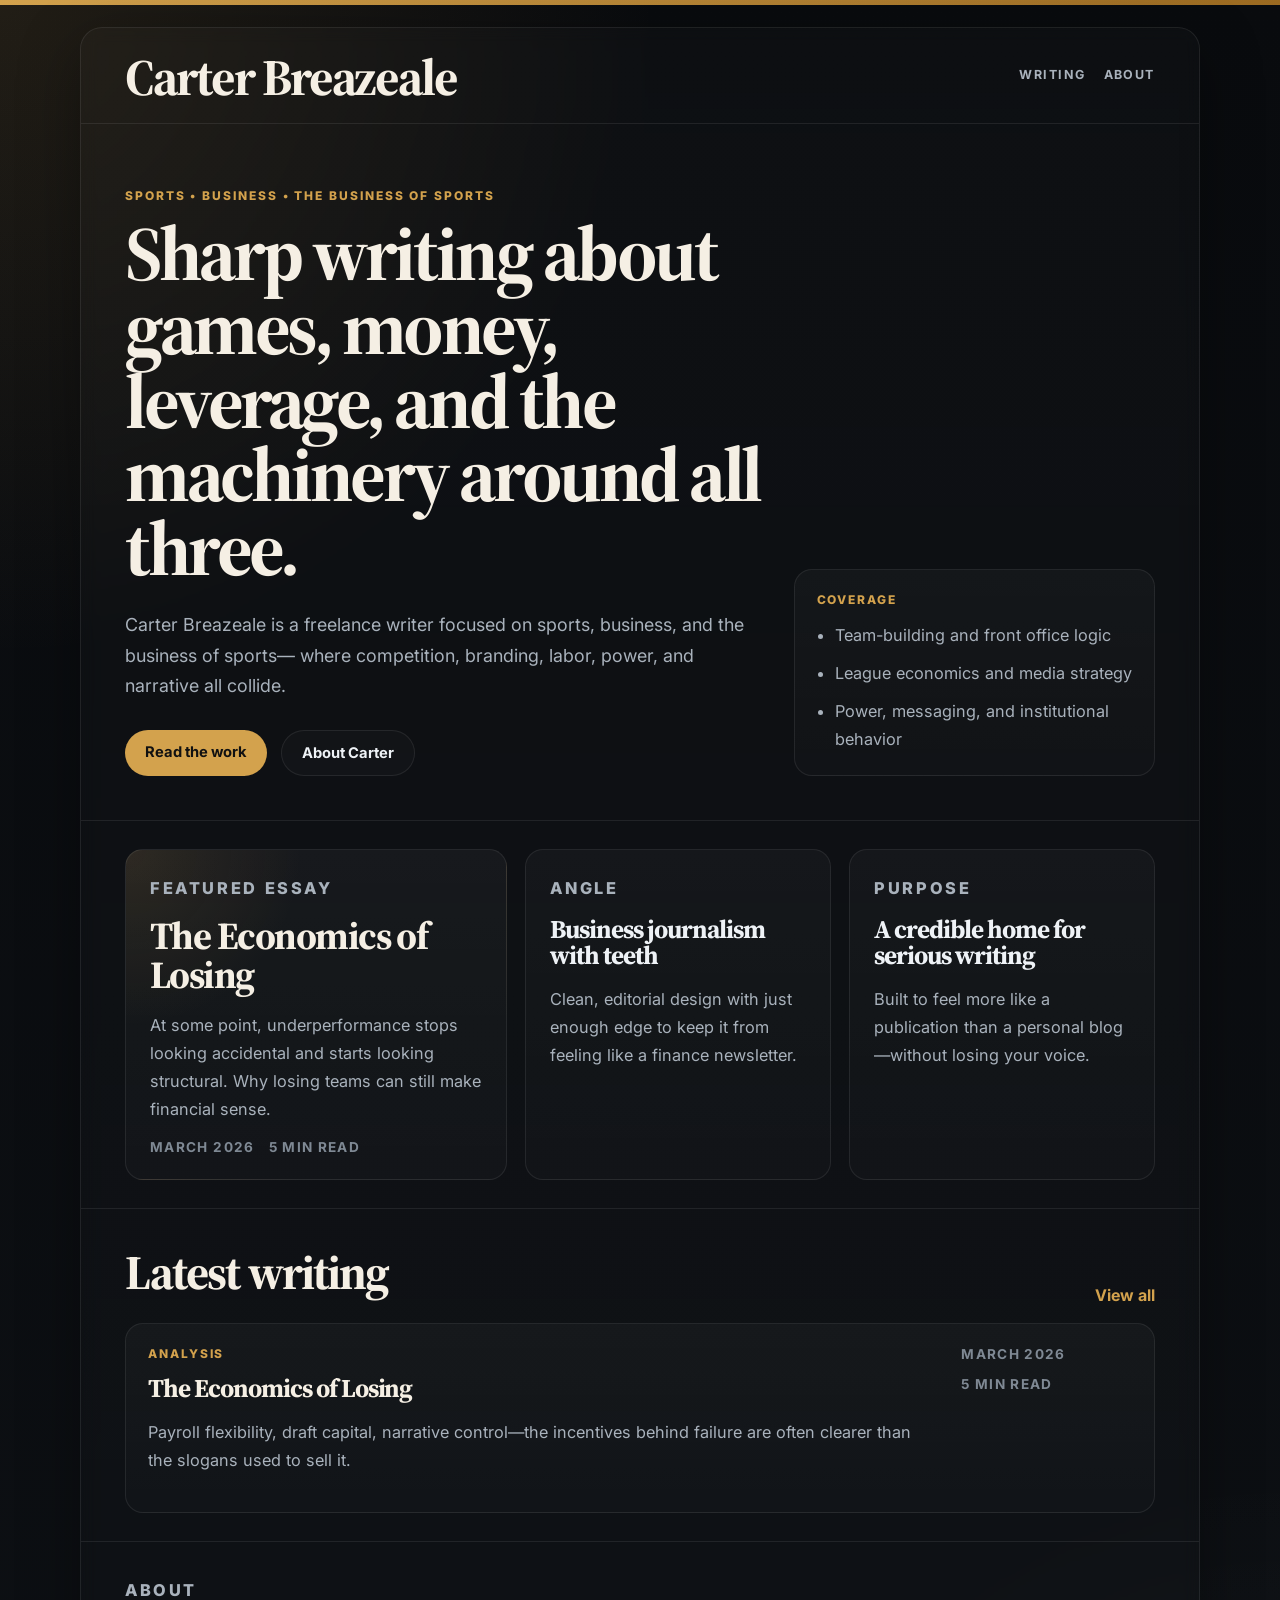
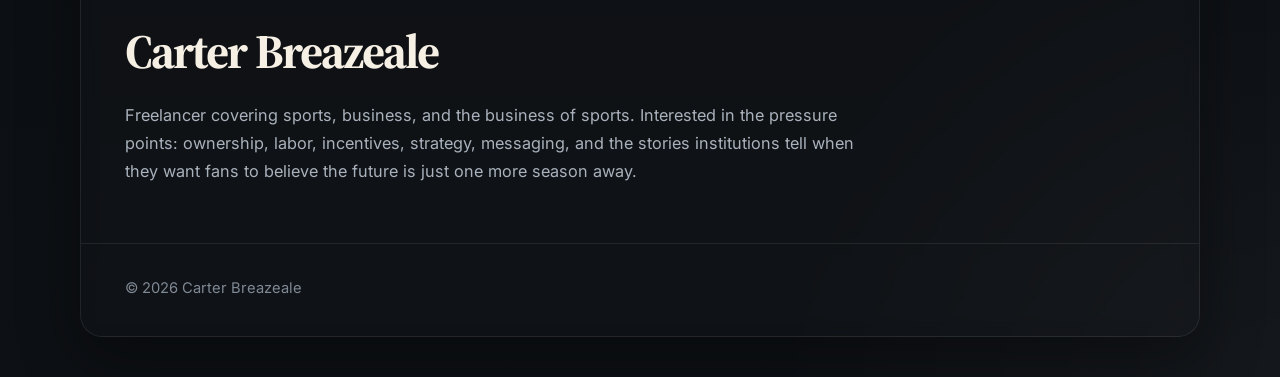
<file: index.html>
<!DOCTYPE html>
<html lang="en">
<head>
  <meta charset="UTF-8" />
  <meta name="viewport" content="width=device-width, initial-scale=1.0" />
  <title>Carter Breazeale</title>
  <meta name="description" content="Freelancer covering sports, business, and the business of sports." />
  <link rel="preconnect" href="https://fonts.googleapis.com">
  <link rel="preconnect" href="https://fonts.gstatic.com" crossorigin>
  <link href="https://fonts.googleapis.com/css2?family=Inter:wght@400;500;600;700;800&family=Source+Serif+4:opsz,wght@8..60,400;8..60,600;8..60,700&display=swap" rel="stylesheet">
  <link rel="stylesheet" href="style.css" />
</head>
<body>
  <div class="top-line"></div>
  <div class="site-shell">
    <header class="site-header">
      <a class="wordmark" href="index.html">Carter Breazeale</a>
      <nav class="nav">
        <a href="writing.html">Writing</a>
        <a href="#about">About</a>
      </nav>
    </header>

    <main>
      <section class="hero">
        <div class="hero-copy-wrap">
          <p class="eyebrow">SPORTS • BUSINESS • THE BUSINESS OF SPORTS</p>
          <h1>Sharp writing about games, money, leverage, and the machinery around all three.</h1>
          <p class="hero-copy">
            Carter Breazeale is a freelance writer focused on sports, business, and the business of sports—
            where competition, branding, labor, power, and narrative all collide.
          </p>
          <div class="hero-actions">
            <a class="button button-solid" href="writing.html">Read the work</a>
            <a class="button button-ghost" href="#about">About Carter</a>
          </div>
        </div>

        <aside class="hero-note">
          <p class="card-label">Coverage</p>
          <ul class="clean-list">
            <li>Team-building and front office logic</li>
            <li>League economics and media strategy</li>
            <li>Power, messaging, and institutional behavior</li>
          </ul>
        </aside>
      </section>

      <section class="feature-grid">
        <article class="feature-card feature-card-main">
          <p class="card-label">Featured essay</p>
          <a class="feature-link" href="posts/first-post.html">
            <h2>The Economics of Losing</h2>
          </a>
          <p class="feature-dek">
            At some point, underperformance stops looking accidental and starts looking structural.
            Why losing teams can still make financial sense.
          </p>
          <div class="meta-row">
            <span>March 2026</span>
            <span>5 min read</span>
          </div>
        </article>

        <article class="feature-card">
          <p class="card-label">Angle</p>
          <h3>Business journalism with teeth</h3>
          <p>
            Clean, editorial design with just enough edge to keep it from feeling like a finance newsletter.
          </p>
        </article>

        <article class="feature-card">
          <p class="card-label">Purpose</p>
          <h3>A credible home for serious writing</h3>
          <p>
            Built to feel more like a publication than a personal blog—without losing your voice.
          </p>
        </article>
      </section>

      <section class="latest-section">
        <div class="section-heading">
          <h2>Latest writing</h2>
          <a class="section-link" href="writing.html">View all</a>
        </div>

        <article class="list-card">
          <div>
            <p class="card-label">Analysis</p>
            <a class="feature-link" href="posts/first-post.html">
              <h3>The Economics of Losing</h3>
            </a>
            <p class="list-dek">
              Payroll flexibility, draft capital, narrative control—the incentives behind failure are often clearer than the slogans used to sell it.
            </p>
          </div>
          <div class="list-meta">
            <span>March 2026</span>
            <span>5 min read</span>
          </div>
        </article>
      </section>

      <section id="about" class="about-section">
        <p class="eyebrow">ABOUT</p>
        <h2>Carter Breazeale</h2>
        <p>
          Freelancer covering sports, business, and the business of sports. Interested in the pressure points:
          ownership, labor, incentives, strategy, messaging, and the stories institutions tell when they want fans
          to believe the future is just one more season away.
        </p>
      </section>
    </main>

    <footer class="site-footer">
      <p>© 2026 Carter Breazeale</p>
    </footer>
  </div>
</body>
</html>
</file>
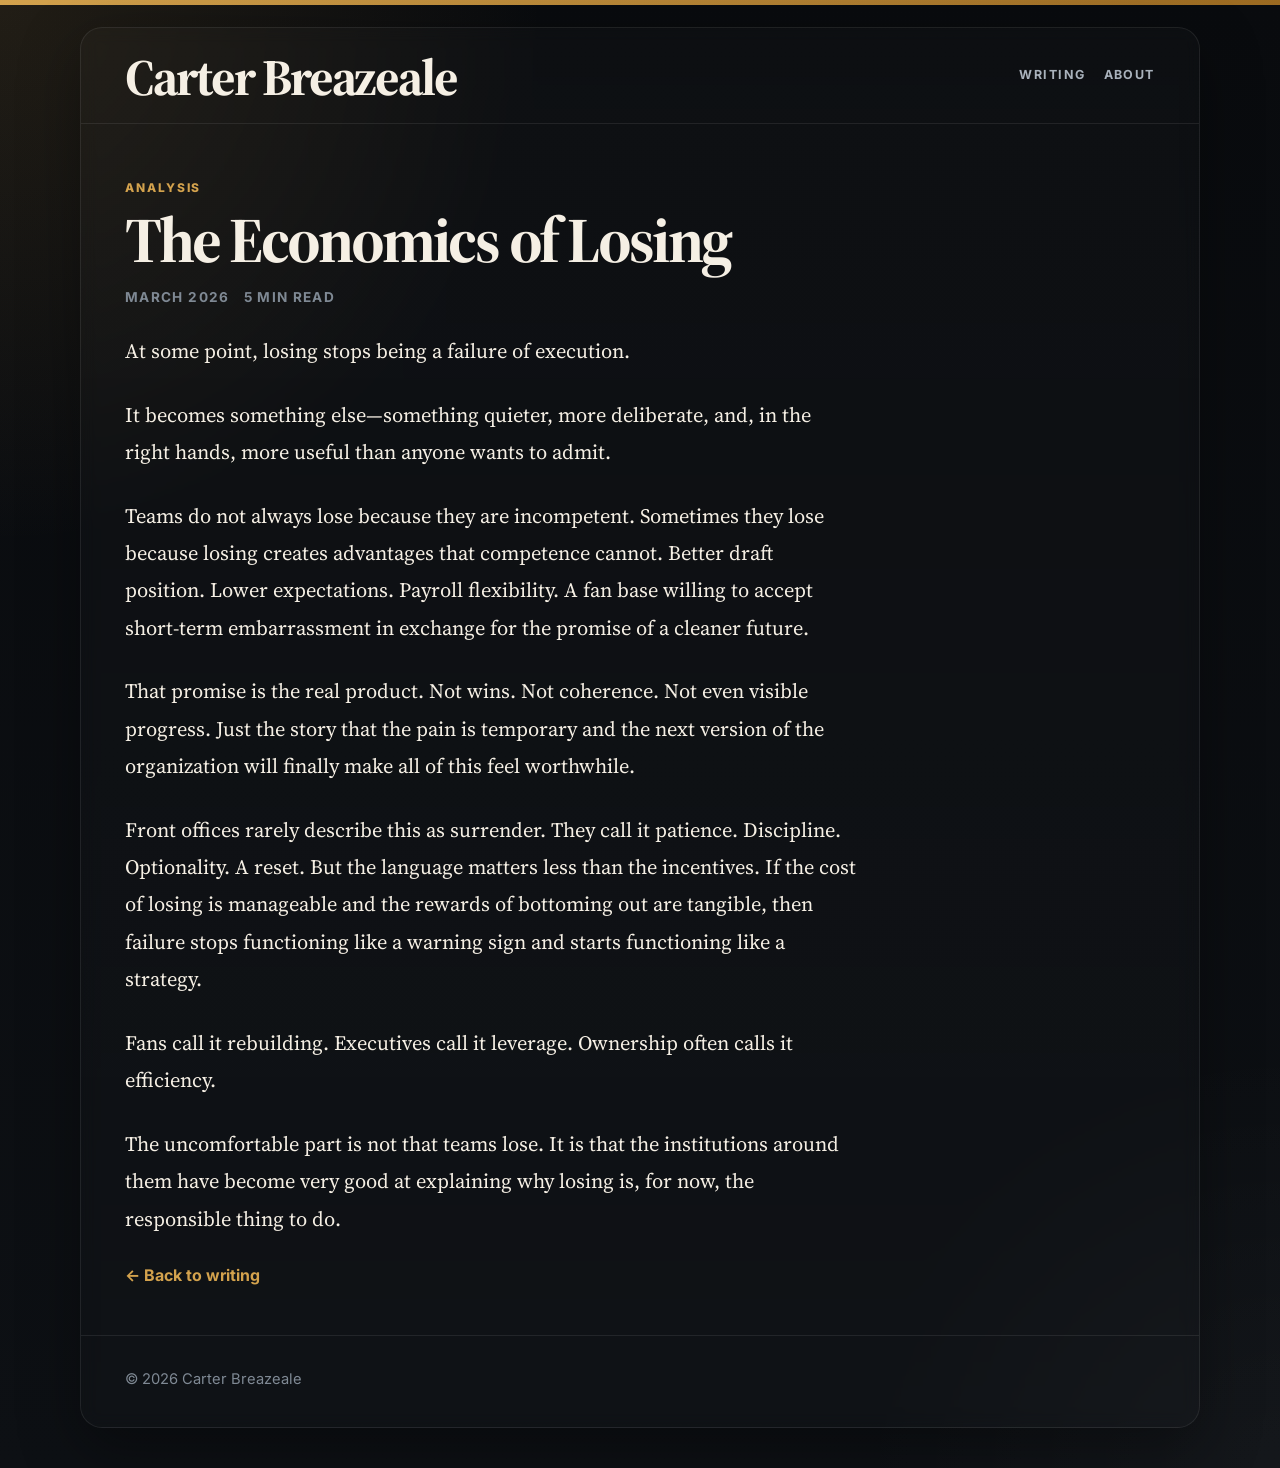
<file: first-post.html>
<!DOCTYPE html>
<html lang="en">
<head>
  <meta charset="UTF-8" />
  <meta name="viewport" content="width=device-width, initial-scale=1.0" />
  <title>The Economics of Losing — Carter Breazeale</title>
  <meta name="description" content="An essay by Carter Breazeale." />
  <link rel="preconnect" href="https://fonts.googleapis.com">
  <link rel="preconnect" href="https://fonts.gstatic.com" crossorigin>
  <link href="https://fonts.googleapis.com/css2?family=Inter:wght@400;500;600;700;800&family=Source+Serif+4:opsz,wght@8..60,400;8..60,600;8..60,700&display=swap" rel="stylesheet">
  <link rel="stylesheet" href="../style.css" />
</head>
<body>
  <div class="top-line"></div>
  <div class="site-shell">
    <header class="site-header">
      <a class="wordmark" href="../index.html">Carter Breazeale</a>
      <nav class="nav">
        <a href="../writing.html">Writing</a>
        <a href="../index.html#about">About</a>
      </nav>
    </header>

    <main class="article-page">
      <p class="eyebrow">ANALYSIS</p>
      <h1 class="article-title">The Economics of Losing</h1>

      <div class="meta-row article-meta">
        <span>March 2026</span>
        <span>5 min read</span>
      </div>

      <article class="article-body">
        <p>At some point, losing stops being a failure of execution.</p>

        <p>It becomes something else—something quieter, more deliberate, and, in the right hands, more useful than anyone wants to admit.</p>

        <p>Teams do not always lose because they are incompetent. Sometimes they lose because losing creates advantages that competence cannot. Better draft position. Lower expectations. Payroll flexibility. A fan base willing to accept short-term embarrassment in exchange for the promise of a cleaner future.</p>

        <p>That promise is the real product. Not wins. Not coherence. Not even visible progress. Just the story that the pain is temporary and the next version of the organization will finally make all of this feel worthwhile.</p>

        <p>Front offices rarely describe this as surrender. They call it patience. Discipline. Optionality. A reset. But the language matters less than the incentives. If the cost of losing is manageable and the rewards of bottoming out are tangible, then failure stops functioning like a warning sign and starts functioning like a strategy.</p>

        <p>Fans call it rebuilding. Executives call it leverage. Ownership often calls it efficiency.</p>

        <p>The uncomfortable part is not that teams lose. It is that the institutions around them have become very good at explaining why losing is, for now, the responsible thing to do.</p>
      </article>

      <div class="back-link-wrap">
        <a class="section-link" href="../writing.html">← Back to writing</a>
      </div>
    </main>

    <footer class="site-footer">
      <p>© 2026 Carter Breazeale</p>
    </footer>
  </div>
</body>
</html>
</file>
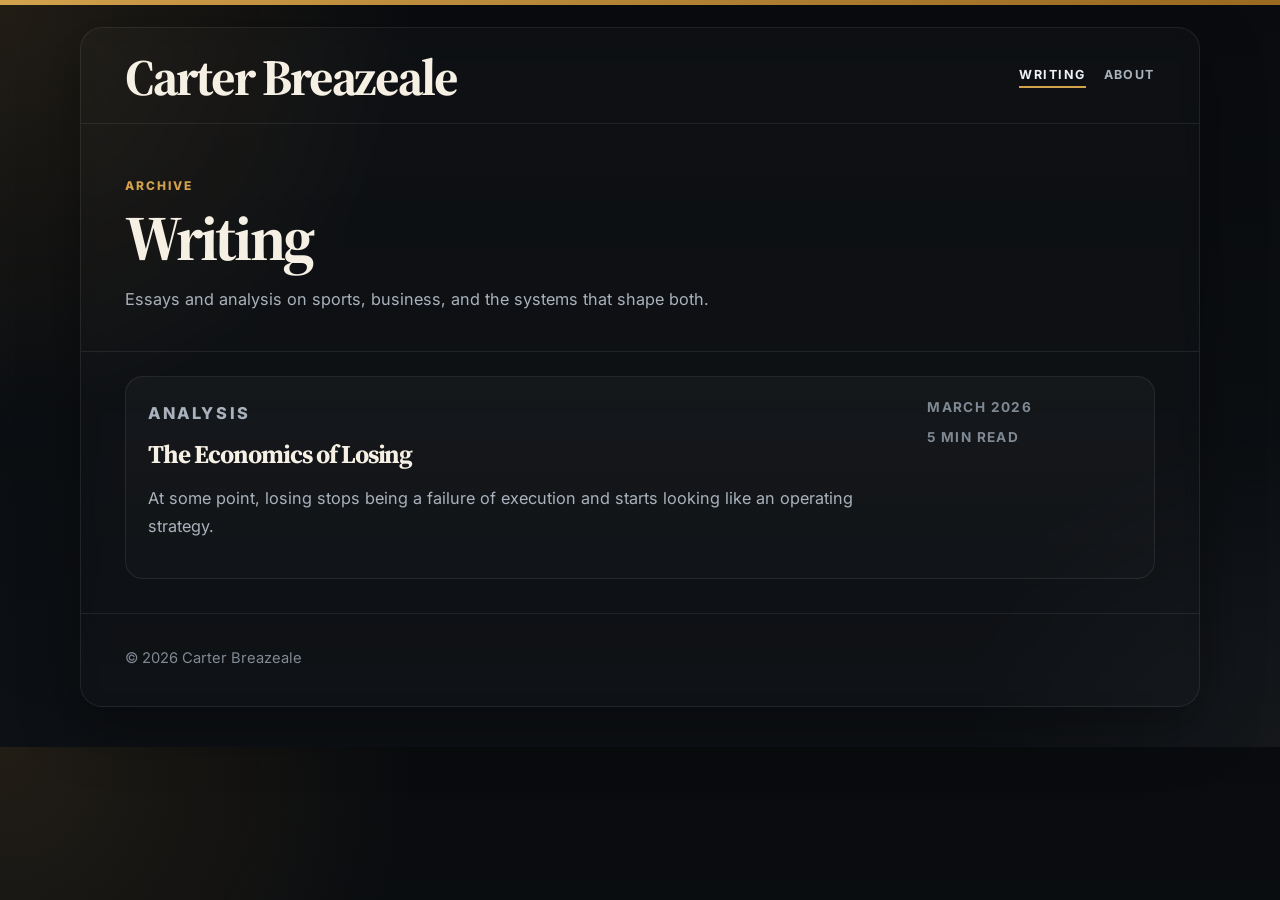
<file: writing.html>
<!DOCTYPE html>
<html lang="en">
<head>
  <meta charset="UTF-8" />
  <meta name="viewport" content="width=device-width, initial-scale=1.0" />
  <title>Writing — Carter Breazeale</title>
  <meta name="description" content="Writing by Carter Breazeale." />
  <link rel="preconnect" href="https://fonts.googleapis.com">
  <link rel="preconnect" href="https://fonts.gstatic.com" crossorigin>
  <link href="https://fonts.googleapis.com/css2?family=Inter:wght@400;500;600;700;800&family=Source+Serif+4:opsz,wght@8..60,400;8..60,600;8..60,700&display=swap" rel="stylesheet">
  <link rel="stylesheet" href="style.css" />
</head>
<body>
  <div class="top-line"></div>
  <div class="site-shell">
    <header class="site-header">
      <a class="wordmark" href="index.html">Carter Breazeale</a>
      <nav class="nav">
        <a href="writing.html" aria-current="page">Writing</a>
        <a href="index.html#about">About</a>
      </nav>
    </header>

    <main>
      <section class="page-intro">
        <p class="eyebrow">ARCHIVE</p>
        <h1>Writing</h1>
        <p class="page-copy">
          Essays and analysis on sports, business, and the systems that shape both.
        </p>
      </section>

      <section class="archive-list">
        <article class="archive-item">
          <div class="archive-main">
            <p class="card-label">Analysis</p>
            <a class="feature-link" href="posts/first-post.html">
              <h2>The Economics of Losing</h2>
            </a>
            <p>
              At some point, losing stops being a failure of execution and starts looking like an operating strategy.
            </p>
          </div>
          <div class="archive-meta">
            <span>March 2026</span>
            <span>5 min read</span>
          </div>
        </article>
      </section>
    </main>

    <footer class="site-footer">
      <p>© 2026 Carter Breazeale</p>
    </footer>
  </div>
</body>
</html>
</file>
<file: style.css>
:root {
  --bg: #0b0e12;
  --panel: #12171d;
  --panel-2: #171d25;
  --border: rgba(255,255,255,0.08);
  --text: #eef2f6;
  --muted: #a9b2bc;
  --soft: #7f8994;
  --accent: #d3a24d;
  --accent-2: #f5efe4;
  --max: 1120px;
  --radius: 18px;
  --shadow: 0 20px 60px rgba(0,0,0,0.35);
}

* { box-sizing: border-box; }

html { scroll-behavior: smooth; }

body {
  margin: 0;
  color: var(--text);
  font-family: "Inter", system-ui, -apple-system, BlinkMacSystemFont, "Segoe UI", sans-serif;
  background:
    radial-gradient(circle at top left, rgba(211,162,77,0.12), transparent 28%),
    radial-gradient(circle at bottom right, rgba(255,255,255,0.03), transparent 22%),
    linear-gradient(180deg, #090b0e 0%, #0d1014 100%);
}

.top-line {
  height: 5px;
  background: linear-gradient(90deg, #d3a24d 0%, #9b6a21 100%);
}

.site-shell {
  width: min(var(--max), calc(100% - 32px));
  margin: 22px auto 40px;
  background: linear-gradient(180deg, rgba(255,255,255,0.02), rgba(255,255,255,0.01));
  border: 1px solid var(--border);
  border-radius: 22px;
  box-shadow: var(--shadow);
  overflow: hidden;
  backdrop-filter: blur(8px);
}

.site-header,
.hero,
.feature-grid,
.latest-section,
.about-section,
.page-intro,
.archive-list,
.article-page,
.site-footer {
  padding-left: clamp(20px, 4vw, 44px);
  padding-right: clamp(20px, 4vw, 44px);
}

.site-header {
  display: flex;
  justify-content: space-between;
  align-items: center;
  gap: 18px;
  padding-top: 24px;
  padding-bottom: 20px;
  border-bottom: 1px solid var(--border);
}

.wordmark {
  color: var(--accent-2);
  text-decoration: none;
  font-family: "Source Serif 4", Georgia, serif;
  font-size: clamp(2rem, 4vw, 3.4rem);
  line-height: 1;
  font-weight: 700;
  letter-spacing: -0.04em;
}

.nav {
  display: flex;
  flex-wrap: wrap;
  gap: 18px;
}

.nav a {
  color: var(--muted);
  text-decoration: none;
  text-transform: uppercase;
  letter-spacing: 0.12em;
  font-size: 0.78rem;
  font-weight: 700;
  padding-bottom: 4px;
  border-bottom: 2px solid transparent;
}

.nav a:hover,
.nav a[aria-current="page"] {
  color: var(--text);
  border-color: var(--accent);
}

.hero {
  display: grid;
  grid-template-columns: 1.6fr 0.9fr;
  gap: 26px;
  align-items: end;
  padding-top: 64px;
  padding-bottom: 44px;
  border-bottom: 1px solid var(--border);
}

.eyebrow,
.card-label {
  margin: 0 0 14px;
  color: var(--accent);
  text-transform: uppercase;
  letter-spacing: 0.16em;
  font-size: 0.75rem;
  font-weight: 800;
}

.hero h1,
.page-intro h1,
.article-title {
  margin: 0;
  font-family: "Source Serif 4", Georgia, serif;
  color: var(--accent-2);
  letter-spacing: -0.045em;
  line-height: 0.96;
}

.hero h1 {
  font-size: clamp(2.8rem, 6vw, 5.8rem);
  max-width: 850px;
}

.hero-copy,
.page-copy,
.about-section p,
.feature-dek,
.list-dek,
.archive-item p,
.article-body p,
.feature-card p,
.hero-note li {
  color: var(--muted);
  line-height: 1.72;
  font-size: 1.02rem;
}

.hero-copy {
  max-width: 720px;
  font-size: 1.12rem;
  margin: 24px 0 0;
}

.hero-actions {
  margin-top: 28px;
  display: flex;
  gap: 14px;
  flex-wrap: wrap;
}

.button {
  display: inline-block;
  text-decoration: none;
  border-radius: 999px;
  padding: 13px 20px;
  font-size: 0.92rem;
  font-weight: 700;
  transition: 0.2s ease;
}

.button-solid {
  background: var(--accent);
  color: #111;
}

.button-solid:hover {
  transform: translateY(-1px);
  filter: brightness(1.04);
}

.button-ghost {
  border: 1px solid var(--border);
  color: var(--text);
  background: rgba(255,255,255,0.02);
}

.button-ghost:hover {
  background: rgba(255,255,255,0.05);
}

.hero-note,
.feature-card,
.list-card,
.archive-item {
  background: linear-gradient(180deg, rgba(255,255,255,0.03), rgba(255,255,255,0.015));
  border: 1px solid var(--border);
  border-radius: var(--radius);
}

.hero-note {
  padding: 22px;
}

.clean-list {
  margin: 0;
  padding-left: 18px;
}

.clean-list li + li {
  margin-top: 10px;
}

.feature-grid {
  display: grid;
  grid-template-columns: 1.25fr 1fr 1fr;
  gap: 18px;
  padding-top: 28px;
  padding-bottom: 28px;
  border-bottom: 1px solid var(--border);
}

.feature-card {
  padding: 24px;
  min-height: 220px;
}

.feature-card-main {
  background:
    radial-gradient(circle at top left, rgba(211,162,77,0.12), transparent 35%),
    linear-gradient(180deg, rgba(255,255,255,0.04), rgba(255,255,255,0.02));
}

.feature-link {
  color: var(--accent-2);
  text-decoration: none;
}

.feature-card h2,
.feature-card h3,
.list-card h3,
.archive-item h2 {
  margin: 0 0 12px;
  font-family: "Source Serif 4", Georgia, serif;
  letter-spacing: -0.04em;
  line-height: 1.02;
}

.feature-card h2 {
  font-size: clamp(2rem, 3vw, 3rem);
}

.feature-card h3,
.list-card h3,
.archive-item h2 {
  font-size: 1.6rem;
}

.meta-row,
.list-meta,
.archive-meta,
.article-meta {
  display: flex;
  gap: 14px;
  flex-wrap: wrap;
  color: var(--soft);
  font-size: 0.85rem;
  text-transform: uppercase;
  letter-spacing: 0.1em;
  font-weight: 700;
}

.latest-section {
  padding-top: 30px;
  padding-bottom: 28px;
  border-bottom: 1px solid var(--border);
}

.section-heading {
  display: flex;
  justify-content: space-between;
  gap: 16px;
  align-items: end;
  margin-bottom: 18px;
}

.section-heading h2,
.about-section h2 {
  margin: 0;
  font-family: "Source Serif 4", Georgia, serif;
  font-size: clamp(2rem, 4vw, 3rem);
  color: var(--accent-2);
  letter-spacing: -0.04em;
}

.section-link {
  color: var(--accent);
  text-decoration: none;
  font-weight: 700;
}

.list-card,
.archive-item {
  display: flex;
  justify-content: space-between;
  gap: 24px;
  align-items: start;
  padding: 22px;
}

.list-card h3,
.archive-item h2 {
  margin-top: 2px;
}

.about-section {
  padding-top: 34px;
  padding-bottom: 42px;
}

.about-section p {
  max-width: 760px;
}

.page-intro {
  padding-top: 54px;
  padding-bottom: 22px;
  border-bottom: 1px solid var(--border);
}

.page-intro h1,
.article-title {
  font-size: clamp(2.5rem, 5vw, 4.8rem);
}

.archive-list {
  padding-top: 24px;
  padding-bottom: 34px;
}

.article-page {
  max-width: 820px;
  padding-top: 56px;
  padding-bottom: 50px;
}

.article-meta {
  margin-top: 18px;
  margin-bottom: 28px;
}

.article-body {
  font-family: "Source Serif 4", Georgia, serif;
  font-size: 1.2rem;
}

.article-body p {
  color: var(--accent-2);
  font-size: 1.28rem;
  line-height: 1.82;
  margin: 0 0 1.3em;
}

.back-link-wrap {
  margin-top: 18px;
}

.site-footer {
  padding-top: 20px;
  padding-bottom: 24px;
  border-top: 1px solid var(--border);
  color: var(--soft);
  font-size: 0.92rem;
}

@media (max-width: 900px) {
  .hero,
  .feature-grid {
    grid-template-columns: 1fr;
  }

  .list-card,
  .archive-item,
  .site-header {
    flex-direction: column;
    align-items: flex-start;
  }

  .site-header {
    gap: 14px;
  }
}

@media (max-width: 640px) {
  .site-shell {
    width: calc(100% - 18px);
    margin-top: 10px;
    border-radius: 18px;
  }

  .hero {
    padding-top: 44px;
  }

  .article-body p {
    font-size: 1.12rem;
  }
}
</file>
